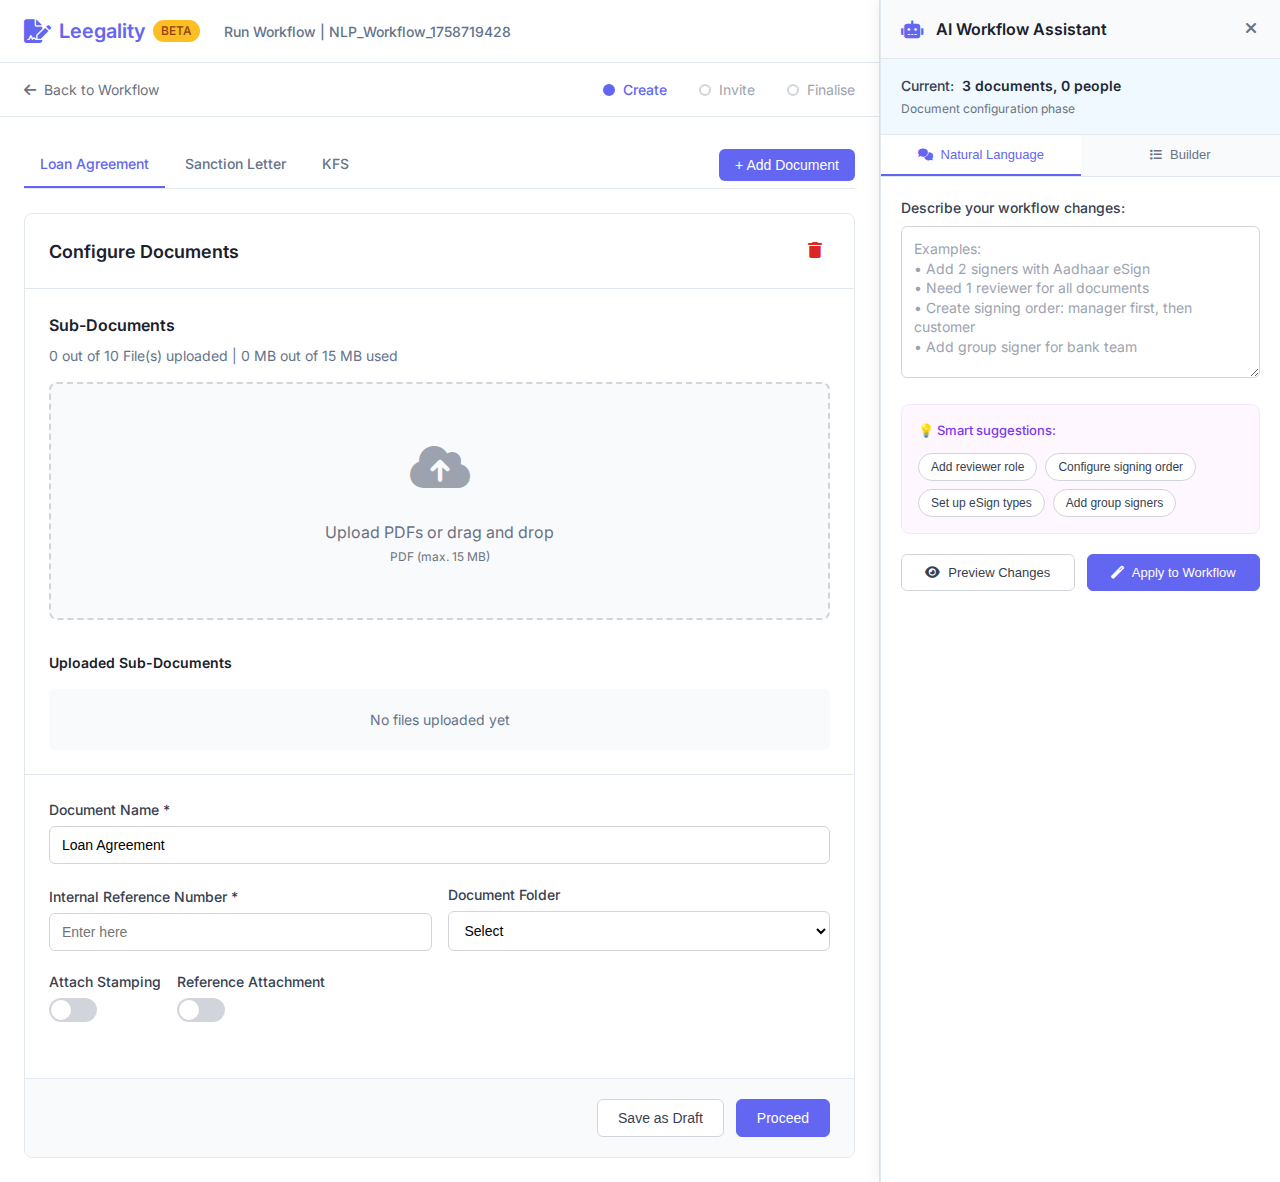
<file: prototype/index.html>
<!DOCTYPE html>
<html lang="en">
<head>
    <meta charset="UTF-8">
    <meta name="viewport" content="width=device-width, initial-scale=1.0">
    <title>Leegality AI Assistant - Workflow Builder Prototype</title>
    <link rel="stylesheet" href="styles.css">
    <link href="https://fonts.googleapis.com/css2?family=Inter:wght@300;400;500;600;700&display=swap" rel="stylesheet">
    <link rel="stylesheet" href="https://cdnjs.cloudflare.com/ajax/libs/font-awesome/6.0.0/css/all.min.css">
</head>
<body>
    <div class="prototype-container">
        <!-- Main Workflow Interface (Simulated) -->
        <div class="main-interface">
            <div class="leegality-header">
                <div class="header-left">
                    <div class="logo">
                        <i class="fas fa-file-signature"></i>
                        <span>Leegality</span>
                        <span class="beta-badge">BETA</span>
                    </div>
                    <div class="workflow-info">
                        <span class="workflow-title">Run Workflow | NLP_Workflow_1758719428</span>
                    </div>
                </div>
            </div>

            <div class="workflow-steps">
                <div class="step-indicator">
                    <i class="fas fa-arrow-left"></i>
                    <span>Back to Workflow</span>
                </div>
                
                <div class="steps-nav">
                    <div class="step active">
                        <div class="step-dot filled"></div>
                        <span>Create</span>
                    </div>
                    <div class="step">
                        <div class="step-dot"></div>
                        <span>Invite</span>
                    </div>
                    <div class="step">
                        <div class="step-dot"></div>
                        <span>Finalise</span>
                    </div>
                </div>
            </div>

            <div class="main-content">
                <div class="document-tabs">
                    <div class="tab active" data-doc="loan-agreement">Loan Agreement</div>
                    <div class="tab" data-doc="sanction-letter">Sanction Letter</div>
                    <div class="tab" data-doc="kfs">KFS</div>
                    <button class="add-document-btn">+ Add Document</button>
                </div>

                <div class="document-config">
                    <div class="config-header">
                        <h2>Configure Documents</h2>
                        <button class="delete-btn">
                            <i class="fas fa-trash"></i>
                        </button>
                    </div>

                    <div class="upload-section">
                        <div class="upload-area">
                            <h3>Sub-Documents</h3>
                            <p class="upload-info">0 out of 10 File(s) uploaded | 0 MB out of 15 MB used</p>
                            
                            <div class="upload-zone">
                                <div class="upload-icon">
                                    <i class="fas fa-cloud-upload-alt"></i>
                                </div>
                                <p>Upload PDFs or drag and drop</p>
                                <p class="file-info">PDF (max. 15 MB)</p>
                            </div>
                        </div>

                        <div class="uploaded-section">
                            <h4>Uploaded Sub-Documents</h4>
                            <div class="no-files">No files uploaded yet</div>
                        </div>
                    </div>

                    <div class="document-details">
                        <div class="form-group">
                            <label for="document-name">Document Name *</label>
                            <input type="text" id="document-name" value="Loan Agreement" class="form-input">
                        </div>
                        
                        <div class="form-row">
                            <div class="form-group half">
                                <label for="internal-ref">Internal Reference Number *</label>
                                <input type="text" id="internal-ref" placeholder="Enter here" class="form-input">
                            </div>
                            <div class="form-group half">
                                <label for="document-folder">Document Folder</label>
                                <select id="document-folder" class="form-input">
                                    <option>Select</option>
                                </select>
                            </div>
                        </div>

                        <div class="form-row">
                            <div class="form-group">
                                <label>Attach Stamping</label>
                                <div class="toggle-switch">
                                    <input type="checkbox" id="stamping" class="toggle-input">
                                    <label for="stamping" class="toggle-label"></label>
                                </div>
                            </div>
                            <div class="form-group">
                                <label>Reference Attachment</label>
                                <div class="toggle-switch">
                                    <input type="checkbox" id="reference" class="toggle-input">
                                    <label for="reference" class="toggle-label"></label>
                                </div>
                            </div>
                        </div>
                    </div>

                    <div class="bottom-actions">
                        <button class="btn btn-secondary">Save as Draft</button>
                        <button class="btn btn-primary">Proceed</button>
                    </div>
                </div>
            </div>
        </div>

        <!-- AI Assistant Side Panel -->
        <div class="ai-assistant-panel">
            <div class="panel-header">
                <div class="panel-title">
                    <i class="fas fa-robot"></i>
                    <span>AI Workflow Assistant</span>
                </div>
                <button class="panel-close">
                    <i class="fas fa-times"></i>
                </button>
            </div>

            <div class="panel-status">
                <div class="status-info">
                    <span class="status-label">Current:</span>
                    <span class="status-value" id="current-status">3 documents, 0 people</span>
                </div>
                <div class="status-phase">Document configuration phase</div>
            </div>

            <div class="panel-tabs">
                <button class="tab-btn active" data-tab="natural-language">
                    <i class="fas fa-comments"></i>
                    Natural Language
                </button>
                <button class="tab-btn" data-tab="traditional-builder">
                    <i class="fas fa-list"></i>
                    Builder
                </button>
            </div>

            <div class="tab-content">
                <!-- Natural Language Tab -->
                <div id="natural-language-tab" class="tab-panel active">
                    <div class="nlp-input-section">
                        <label for="nlp-input">Describe your workflow changes:</label>
                        <textarea 
                            id="nlp-input" 
                            class="nlp-textarea" 
                            placeholder="Examples:
• Add 2 signers with Aadhaar eSign
• Need 1 reviewer for all documents  
• Create signing order: manager first, then customer
• Add group signer for bank team"
                            rows="6"
                        ></textarea>
                    </div>

                    <div class="suggestions-section" id="suggestions">
                        <div class="suggestions-header">💡 Smart suggestions:</div>
                        <div class="suggestions-list">
                            <button class="suggestion-chip">Add reviewer role</button>
                            <button class="suggestion-chip">Configure signing order</button>
                            <button class="suggestion-chip">Set up eSign types</button>
                            <button class="suggestion-chip">Add group signers</button>
                        </div>
                    </div>

                    <div class="nlp-actions">
                        <button class="btn btn-secondary" id="preview-changes">
                            <i class="fas fa-eye"></i>
                            Preview Changes
                        </button>
                        <button class="btn btn-primary" id="apply-changes">
                            <i class="fas fa-magic"></i>
                            Apply to Workflow
                        </button>
                    </div>

                    <div class="preview-section" id="preview-section" style="display: none;">
                        <div class="preview-header">
                            <i class="fas fa-search"></i>
                            <span>Changes Preview</span>
                        </div>
                        <div class="preview-content" id="preview-content">
                            <!-- Preview content will be dynamically generated -->
                        </div>
                    </div>
                </div>

                <!-- Traditional Builder Tab -->
                <div id="traditional-builder-tab" class="tab-panel">
                    <div class="builder-section">
                        <div class="section-header">
                            <i class="fas fa-file-alt"></i>
                            <span>Documents (3)</span>
                        </div>
                        <div class="items-list" id="documents-list">
                            <div class="item-card document-card active">
                                <div class="item-info">
                                    <i class="fas fa-file-pdf"></i>
                                    <span class="item-name">Loan Agreement</span>
                                </div>
                                <div class="item-actions">
                                    <button class="action-btn edit-btn">
                                        <i class="fas fa-edit"></i>
                                    </button>
                                    <button class="action-btn delete-btn">
                                        <i class="fas fa-trash"></i>
                                    </button>
                                </div>
                            </div>
                            <div class="item-card document-card">
                                <div class="item-info">
                                    <i class="fas fa-file-pdf"></i>
                                    <span class="item-name">Sanction Letter</span>
                                </div>
                                <div class="item-actions">
                                    <button class="action-btn edit-btn">
                                        <i class="fas fa-edit"></i>
                                    </button>
                                    <button class="action-btn delete-btn">
                                        <i class="fas fa-trash"></i>
                                    </button>
                                </div>
                            </div>
                            <div class="item-card document-card">
                                <div class="item-info">
                                    <i class="fas fa-file-pdf"></i>
                                    <span class="item-name">KFS</span>
                                </div>
                                <div class="item-actions">
                                    <button class="action-btn edit-btn">
                                        <i class="fas fa-edit"></i>
                                    </button>
                                    <button class="action-btn delete-btn">
                                        <i class="fas fa-trash"></i>
                                    </button>
                                </div>
                            </div>
                        </div>
                        <button class="add-item-btn">
                            <i class="fas fa-plus"></i>
                            Add Document
                        </button>
                    </div>

                    <div class="builder-section">
                        <div class="section-header">
                            <i class="fas fa-users"></i>
                            <span>People (<span id="people-count">0</span>)</span>
                        </div>
                        <div class="items-list" id="people-list">
                            <div class="empty-state">
                                <i class="fas fa-user-plus"></i>
                                <p>No people added yet</p>
                                <p class="empty-description">Add signers, reviewers, or other participants</p>
                            </div>
                        </div>
                        <button class="add-item-btn" id="add-person-btn">
                            <i class="fas fa-plus"></i>
                            Add Person
                        </button>
                    </div>

                    <div class="builder-section">
                        <div class="section-header">
                            <i class="fas fa-cog"></i>
                            <span>Settings</span>
                        </div>
                        <div class="settings-list">
                            <div class="setting-item">
                                <div class="setting-info">
                                    <span class="setting-name">Sequential signing</span>
                                    <span class="setting-description">Participants must sign in order</span>
                                </div>
                                <div class="toggle-switch">
                                    <input type="checkbox" id="sequential-signing" class="toggle-input">
                                    <label for="sequential-signing" class="toggle-label"></label>
                                </div>
                            </div>
                            <div class="setting-item">
                                <div class="setting-info">
                                    <span class="setting-name">Allow document upload</span>
                                    <span class="setting-description">Signers can upload additional documents</span>
                                </div>
                                <div class="toggle-switch">
                                    <input type="checkbox" id="allow-upload" class="toggle-input">
                                    <label for="allow-upload" class="toggle-label"></label>
                                </div>
                            </div>
                        </div>
                    </div>

                    <div class="builder-actions">
                        <button class="btn btn-primary" id="update-workflow">
                            <i class="fas fa-sync"></i>
                            Update Workflow
                        </button>
                    </div>
                </div>
            </div>
        </div>
    </div>

    <!-- Person Modal -->
    <div id="person-modal" class="modal">
        <div class="modal-content">
            <div class="modal-header">
                <h3>Add Person</h3>
                <button class="modal-close">&times;</button>
            </div>
            <div class="modal-body">
                <div class="form-group">
                    <label for="person-role">Role *</label>
                    <select id="person-role" class="form-input">
                        <option value="signer">Signer (signs documents)</option>
                        <option value="reviewer">Reviewer (reviews & approves)</option>
                        <option value="cc">CC (copy only)</option>
                        <option value="groupSigner">Group Signer (team signing)</option>
                    </select>
                </div>
                <div class="form-group">
                    <label for="person-name">Name (Optional)</label>
                    <input type="text" id="person-name" class="form-input" placeholder="Leave empty for runtime configuration">
                </div>
                <div class="form-group">
                    <label for="person-email">Email (Optional)</label>
                    <input type="email" id="person-email" class="form-input" placeholder="Leave empty for runtime configuration">
                </div>
                <div class="form-group">
                    <label for="person-esign">eSign Type (Optional)</label>
                    <select id="person-esign" class="form-input">
                        <option value="">Select eSign type</option>
                        <option value="aadhaar">Aadhaar eSign</option>
                        <option value="dsc">DSC (Digital Signature Certificate)</option>
                        <option value="virtual">Virtual eSign</option>
                        <option value="none">No eSign required</option>
                    </select>
                </div>
            </div>
            <div class="modal-footer">
                <button class="btn btn-secondary" id="cancel-person">Cancel</button>
                <button class="btn btn-primary" id="save-person">Add Person</button>
            </div>
        </div>
    </div>

    <script src="script.js"></script>
</body>
</html>
</file>
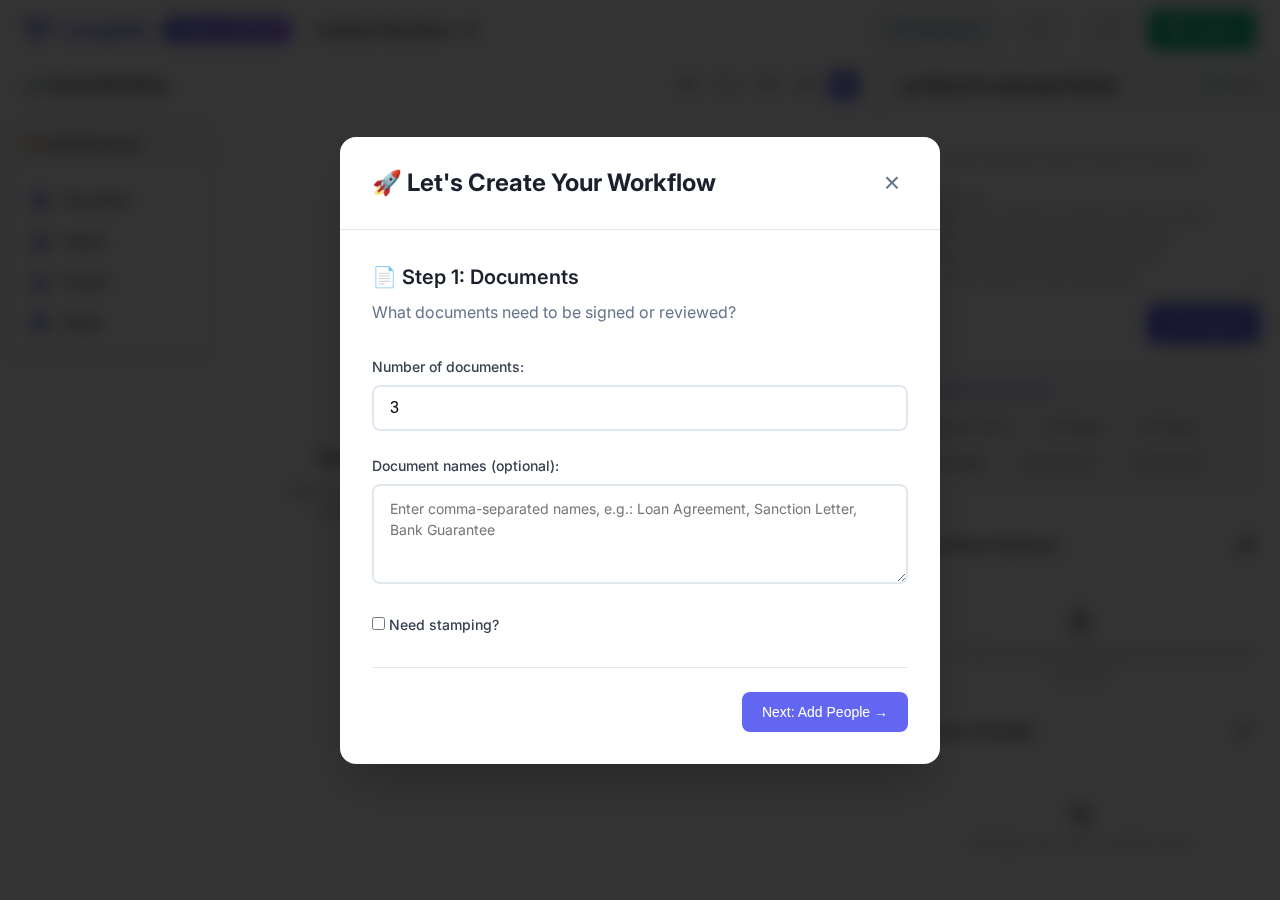
<file: prototype/workflow-builder.html>
<!DOCTYPE html>
<html lang="en">
<head>
    <meta charset="UTF-8">
    <meta name="viewport" content="width=device-width, initial-scale=1.0">
    <title>Leegality Visual Workflow Builder</title>
    <link rel="stylesheet" href="workflow-builder.css">
    <link href="https://fonts.googleapis.com/css2?family=Inter:wght@300;400;500;600;700&display=swap" rel="stylesheet">
    <link rel="stylesheet" href="https://cdnjs.cloudflare.com/ajax/libs/font-awesome/6.0.0/css/all.min.css">
</head>
<body>
    <!-- Bootstrap Q&A Overlay -->
    <div id="bootstrap-overlay" class="overlay active">
        <div class="overlay-content">
            <div class="overlay-header">
                <h2>🚀 Let's Create Your Workflow</h2>
                <button id="close-overlay" class="close-btn">&times;</button>
            </div>
            
            <!-- Step 1: Documents -->
            <div id="step-1" class="step-panel active">
                <div class="step-header">
                    <h3>📄 Step 1: Documents</h3>
                    <p>What documents need to be signed or reviewed?</p>
                </div>
                
                <div class="form-group">
                    <label>Number of documents:</label>
                    <input type="number" id="doc-count" min="1" max="10" value="3" class="number-input">
                </div>
                
                <div class="form-group">
                    <label>Document names (optional):</label>
                    <textarea id="doc-names" placeholder="Enter comma-separated names, e.g.: Loan Agreement, Sanction Letter, Bank Guarantee" class="text-area"></textarea>
                </div>
                
                <div class="form-group">
                    <label>
                        <input type="checkbox" id="need-stamping"> Need stamping?
                    </label>
                </div>
                
                <div id="stamping-details" class="conditional-section" style="display: none;">
                    <div class="form-row">
                        <div class="form-col">
                            <label>Jurisdiction:</label>
                            <select id="stamp-jurisdiction" class="select-input">
                                <option value="delhi">Delhi</option>
                                <option value="maharashtra">Maharashtra</option>
                                <option value="karnataka">Karnataka</option>
                                <option value="tamil-nadu">Tamil Nadu</option>
                            </select>
                        </div>
                        <div class="form-col">
                            <label>Denomination:</label>
                            <select id="stamp-denomination" class="select-input">
                                <option value="50">₹50</option>
                                <option value="100">₹100</option>
                                <option value="500">₹500</option>
                                <option value="1000">₹1000</option>
                            </select>
                        </div>
                    </div>
                    
                    <div class="form-group">
                        <label>Placement:</label>
                        <label class="radio-label"><input type="radio" name="stamp-placement" value="before-first" checked> Before first page</label>
                        <label class="radio-label"><input type="radio" name="stamp-placement" value="merged-start"> Merged at document start</label>
                    </div>
                </div>
                
                <div class="step-actions">
                    <button id="next-to-step-2" class="btn btn-primary">Next: Add People →</button>
                </div>
            </div>
            
            <!-- Step 2: Invitees -->
            <div id="step-2" class="step-panel">
                <div class="step-header">
                    <h3>👥 Step 2: People</h3>
                    <p>Who needs to be involved in this workflow?</p>
                </div>
                
                <div class="form-group">
                    <label>Number of people:</label>
                    <input type="number" id="people-count" min="1" max="10" value="2" class="number-input">
                </div>
                
                <div class="form-group">
                    <label>People details (optional):</label>
                    <textarea id="people-details" placeholder="e.g.: Ronit (Signer, ronit@leegality.com, Aadhaar eSign), Bank Reviewer (Reviewer)" class="text-area"></textarea>
                    <div class="help-text">
                        Format: Name (Role, Email, eSign Type)<br>
                        Roles: Signer, Reviewer, CC, Group Signer<br>
                        eSign: Aadhaar, DSC, Virtual
                    </div>
                </div>
                
                <div class="step-actions">
                    <button id="back-to-step-1" class="btn btn-secondary">← Back</button>
                    <button id="create-workflow" class="btn btn-primary">Create Workflow 🎉</button>
                </div>
            </div>
        </div>
    </div>

    <!-- Main Application -->
    <div class="app-container">
        <!-- Header -->
        <header class="app-header">
            <div class="header-left">
                <div class="logo">
                    <i class="fas fa-project-diagram"></i>
                    <span>Leegality</span>
                    <span class="version-badge">Visual Builder</span>
                </div>
                <div class="workflow-title">
                    <span id="workflow-name">Untitled Workflow</span>
                    <i class="fas fa-edit edit-title" title="Edit workflow name"></i>
                </div>
            </div>
            
            <div class="header-actions">
                <button id="restart-btn" class="btn btn-secondary">
                    <i class="fas fa-redo"></i> Start Over
                </button>
                <button id="undo-btn" class="btn btn-secondary" disabled>
                    <i class="fas fa-undo"></i>
                </button>
                <button id="redo-btn" class="btn btn-secondary" disabled>
                    <i class="fas fa-redo"></i>
                </button>
                <button id="publish-btn" class="btn btn-success">
                    <i class="fas fa-rocket"></i> Publish
                </button>
            </div>
        </header>

        <!-- Main Content -->
        <div class="main-content">
            <!-- Graph Canvas (Left Pane) -->
            <div class="graph-pane">
                <div class="graph-header">
                    <h3>📊 Visual Workflow</h3>
                    <div class="graph-controls">
                        <button id="zoom-out" class="control-btn">
                            <i class="fas fa-search-minus"></i>
                        </button>
                        <span id="zoom-level">100%</span>
                        <button id="zoom-in" class="control-btn">
                            <i class="fas fa-search-plus"></i>
                        </button>
                        <button id="fit-to-screen" class="control-btn">
                            <i class="fas fa-expand-arrows-alt"></i>
                        </button>
                        <button id="toggle-palette" class="control-btn active">
                            <i class="fas fa-palette"></i>
                        </button>
                    </div>
                </div>
                
                <!-- Node Palette -->
                <div id="node-palette" class="node-palette">
                    <div class="palette-header">
                        <h4>🎨 Add Elements</h4>
                    </div>
                    <div class="palette-items">
                        <div class="palette-item" data-type="document">
                            <i class="fas fa-file-alt"></i>
                            <span>Document</span>
                        </div>
                        <div class="palette-item" data-type="stamp">
                            <i class="fas fa-stamp"></i>
                            <span>Stamp</span>
                        </div>
                        <div class="palette-item" data-type="invitee">
                            <i class="fas fa-user"></i>
                            <span>Person</span>
                        </div>
                        <div class="palette-item" data-type="stage">
                            <i class="fas fa-layer-group"></i>
                            <span>Stage</span>
                        </div>
                    </div>
                </div>

                <!-- Graph Canvas -->
                <div id="graph-canvas" class="graph-canvas">
                    <svg id="graph-svg" width="100%" height="100%">
                        <defs>
                            <marker id="arrowhead" markerWidth="10" markerHeight="7" 
                                    refX="10" refY="3.5" orient="auto">
                                <polygon points="0 0, 10 3.5, 0 7" fill="#6366f1" />
                            </marker>
                            <pattern id="grid" width="20" height="20" patternUnits="userSpaceOnUse">
                                <path d="M 20 0 L 0 0 0 20" fill="none" stroke="#e5e7eb" stroke-width="1" opacity="0.3"/>
                            </pattern>
                        </defs>
                        <rect width="100%" height="100%" fill="url(#grid)" />
                        <g id="connections"></g>
                        <g id="nodes"></g>
                    </svg>
                </div>
                
                <!-- Empty State -->
                <div id="graph-empty-state" class="empty-state">
                    <i class="fas fa-project-diagram"></i>
                    <h3>Start Building Your Workflow</h3>
                    <p>Use the natural language panel on the right or drag elements from the palette above</p>
                    <button id="show-examples" class="btn btn-primary">Show Examples</button>
                </div>
            </div>

            <!-- Natural Language Pane (Right Pane) -->
            <div class="nl-pane">
                <div class="nl-header">
                    <h3>🤖 Natural Language Builder</h3>
                    <div class="nl-status" id="nl-status">
                        <span class="status-indicator ready"></span>
                        <span>Ready</span>
                    </div>
                </div>

                <!-- Natural Language Input -->
                <div class="nl-input-section">
                    <div class="input-group">
                        <textarea id="nl-input" placeholder="Describe what you want to add or change...

Examples:
• Add 3 documents: Contract, NDA, Invoice
• Add signer John with Aadhaar eSign  
• Place Delhi ₹50 stamp on Contract
• Create Stage 1: John signs first
• Link John to Contract and NDA" 
                                  class="nl-textarea" rows="6"></textarea>
                        <button id="process-nl" class="btn btn-primary">
                            <i class="fas fa-magic"></i> Process
                        </button>
                    </div>
                    
                    <!-- Quick Commands -->
                    <div class="quick-commands">
                        <div class="commands-header">💡 Quick Commands</div>
                        <div class="command-buttons" id="quick-commands">
                            <button class="command-btn" data-command="Add Contract document">Add Document</button>
                            <button class="command-btn" data-command="Add signer John">Add Signer</button>
                            <button class="command-btn" data-command="Add Delhi ₹50 stamp">Add Stamp</button>
                            <button class="command-btn" data-command="Create Stage 1">Add Stage</button>
                            <button class="command-btn" data-command="Add reviewer Sarah">Add Reviewer</button>
                            <button class="command-btn" data-command="Link John to Contract">Link Elements</button>
                        </div>
                    </div>
                </div>

                <!-- Clarification Panel -->
                <div id="clarification-panel" class="clarification-panel" style="display: none;">
                    <div class="clarification-header">
                        <h4>🔍 Need More Information</h4>
                        <button id="skip-clarification" class="skip-btn">
                            <i class="fas fa-forward"></i> Skip - Configure Later
                        </button>
                    </div>
                    <div id="clarification-content" class="clarification-content">
                        <!-- Dynamic clarification content will be inserted here -->
                    </div>
                    <div class="clarification-actions">
                        <button id="cancel-clarification" class="btn btn-secondary">Cancel</button>
                        <button id="apply-clarification" class="btn btn-primary">Apply</button>
                    </div>
                </div>

                <!-- Natural Language Summary -->
                <div class="nl-summary-section">
                    <div class="summary-header">
                        <h4>📝 Workflow Summary</h4>
                        <button id="copy-summary" class="copy-btn" title="Copy summary">
                            <i class="fas fa-copy"></i>
                        </button>
                    </div>
                    <div id="nl-summary" class="nl-summary">
                        <div class="summary-placeholder">
                            <i class="fas fa-file-alt"></i>
                            <p>Your workflow summary will appear here as you add elements</p>
                        </div>
                    </div>
                </div>

                <!-- Diff Panel -->
                <div class="diff-section">
                    <div class="diff-header">
                        <h4>📋 Recent Changes</h4>
                        <button id="clear-diff" class="clear-btn" title="Clear changes">
                            <i class="fas fa-broom"></i>
                        </button>
                    </div>
                    <div id="diff-content" class="diff-content">
                        <div class="diff-placeholder">
                            <i class="fas fa-clock"></i>
                            <p>Changes will be tracked here</p>
                        </div>
                    </div>
                </div>
            </div>
        </div>
    </div>

    <!-- Node Properties Modal -->
    <div id="properties-modal" class="modal">
        <div class="modal-content">
            <div class="modal-header">
                <h3 id="properties-title">Node Properties</h3>
                <button class="modal-close">&times;</button>
            </div>
            <div id="properties-body" class="modal-body">
                <!-- Dynamic properties content -->
            </div>
            <div class="modal-footer">
                <button id="delete-node" class="btn btn-danger">
                    <i class="fas fa-trash"></i> Delete
                </button>
                <button id="cancel-properties" class="btn btn-secondary">Cancel</button>
                <button id="save-properties" class="btn btn-primary">Save Changes</button>
            </div>
        </div>
    </div>

    <!-- Example Workflows Modal -->
    <div id="examples-modal" class="modal">
        <div class="modal-content large">
            <div class="modal-header">
                <h3>📚 Example Workflows</h3>
                <button class="modal-close">&times;</button>
            </div>
            <div class="modal-body">
                <div class="examples-grid">
                    <div class="example-card" data-example="bank-loan">
                        <div class="example-preview">
                            <i class="fas fa-university"></i>
                        </div>
                        <h4>Bank Loan Process</h4>
                        <p>3 documents, stamps, sequential signing with reviewer approval</p>
                        <div class="example-stats">
                            <span>3 docs</span> • <span>2 people</span> • <span>1 stamp</span>
                        </div>
                    </div>
                    
                    <div class="example-card" data-example="simple-contract">
                        <div class="example-preview">
                            <i class="fas fa-handshake"></i>
                        </div>
                        <h4>Simple Contract</h4>
                        <p>Basic two-party agreement with Aadhaar eSign</p>
                        <div class="example-stats">
                            <span>1 doc</span> • <span>2 people</span> • <span>0 stamps</span>
                        </div>
                    </div>
                    
                    <div class="example-card" data-example="employee-onboarding">
                        <div class="example-preview">
                            <i class="fas fa-user-tie"></i>
                        </div>
                        <h4>Employee Onboarding</h4>
                        <p>Multiple documents with HR review and sequential signing</p>
                        <div class="example-stats">
                            <span>4 docs</span> • <span>3 people</span> • <span>0 stamps</span>
                        </div>
                    </div>
                </div>
            </div>
        </div>
    </div>

    <script src="workflow-builder.js"></script>
</body>
</html>
</file>
<file: prototype/styles.css>
/* Reset and Base Styles */
* {
    margin: 0;
    padding: 0;
    box-sizing: border-box;
}

body {
    font-family: 'Inter', -apple-system, BlinkMacSystemFont, 'Segoe UI', Roboto, sans-serif;
    background-color: #f8fafc;
    color: #1a202c;
    line-height: 1.5;
}

/* Main Container */
.prototype-container {
    display: flex;
    min-height: 100vh;
    background-color: #f8fafc;
}

.main-interface {
    flex: 1;
    background-color: #ffffff;
    border-right: 1px solid #e2e8f0;
}

/* Leegality Header */
.leegality-header {
    background-color: #ffffff;
    border-bottom: 1px solid #e2e8f0;
    padding: 16px 24px;
    display: flex;
    align-items: center;
    justify-content: space-between;
}

.header-left {
    display: flex;
    align-items: center;
    gap: 24px;
}

.logo {
    display: flex;
    align-items: center;
    gap: 8px;
    font-weight: 600;
    font-size: 20px;
    color: #6366f1;
}

.logo i {
    font-size: 24px;
}

.beta-badge {
    background-color: #fbbf24;
    color: #92400e;
    padding: 2px 8px;
    border-radius: 12px;
    font-size: 12px;
    font-weight: 500;
    text-transform: uppercase;
}

.workflow-info {
    color: #64748b;
    font-size: 14px;
}

.workflow-title {
    font-weight: 500;
}

/* Workflow Steps */
.workflow-steps {
    background-color: #ffffff;
    border-bottom: 1px solid #e2e8f0;
    padding: 16px 24px;
    display: flex;
    align-items: center;
    justify-content: space-between;
}

.step-indicator {
    display: flex;
    align-items: center;
    gap: 8px;
    color: #6b7280;
    font-size: 14px;
    cursor: pointer;
}

.step-indicator:hover {
    color: #374151;
}

.steps-nav {
    display: flex;
    align-items: center;
    gap: 32px;
}

.step {
    display: flex;
    align-items: center;
    gap: 8px;
    font-size: 14px;
    color: #9ca3af;
}

.step.active {
    color: #6366f1;
    font-weight: 500;
}

.step-dot {
    width: 12px;
    height: 12px;
    border-radius: 50%;
    border: 2px solid #d1d5db;
    background-color: #ffffff;
}

.step-dot.filled {
    background-color: #6366f1;
    border-color: #6366f1;
}

/* Main Content */
.main-content {
    padding: 24px;
}

.document-tabs {
    display: flex;
    align-items: center;
    gap: 4px;
    margin-bottom: 24px;
    border-bottom: 1px solid #e2e8f0;
}

.tab {
    padding: 12px 16px;
    background-color: transparent;
    border: none;
    border-bottom: 2px solid transparent;
    font-size: 14px;
    font-weight: 500;
    color: #64748b;
    cursor: pointer;
    transition: all 0.2s;
}

.tab.active {
    color: #6366f1;
    border-bottom-color: #6366f1;
}

.tab:hover:not(.active) {
    color: #374151;
    background-color: #f8fafc;
}

.add-document-btn {
    margin-left: auto;
    padding: 8px 16px;
    background-color: #6366f1;
    color: white;
    border: none;
    border-radius: 6px;
    font-size: 14px;
    font-weight: 500;
    cursor: pointer;
    transition: background-color 0.2s;
}

.add-document-btn:hover {
    background-color: #5856eb;
}

/* Document Configuration */
.document-config {
    background-color: #ffffff;
    border-radius: 8px;
    border: 1px solid #e2e8f0;
    overflow: hidden;
}

.config-header {
    display: flex;
    align-items: center;
    justify-content: space-between;
    padding: 20px 24px;
    border-bottom: 1px solid #e2e8f0;
}

.config-header h2 {
    font-size: 18px;
    font-weight: 600;
    color: #1a202c;
}

.delete-btn {
    background: none;
    border: none;
    color: #dc2626;
    font-size: 16px;
    cursor: pointer;
    padding: 8px;
    border-radius: 4px;
    transition: background-color 0.2s;
}

.delete-btn:hover {
    background-color: #fef2f2;
}

.upload-section {
    padding: 24px;
}

.upload-section h3 {
    font-size: 16px;
    font-weight: 600;
    margin-bottom: 8px;
    color: #1a202c;
}

.upload-info {
    font-size: 14px;
    color: #64748b;
    margin-bottom: 16px;
}

.upload-zone {
    border: 2px dashed #d1d5db;
    border-radius: 8px;
    padding: 48px 24px;
    text-align: center;
    background-color: #f8fafc;
    transition: border-color 0.2s;
    cursor: pointer;
}

.upload-zone:hover {
    border-color: #6366f1;
    background-color: #f0f5ff;
}

.upload-icon {
    font-size: 48px;
    color: #9ca3af;
    margin-bottom: 16px;
}

.upload-zone p {
    color: #6b7280;
    margin-bottom: 4px;
}

.file-info {
    font-size: 12px;
    color: #9ca3af;
}

.uploaded-section {
    margin-top: 32px;
}

.uploaded-section h4 {
    font-size: 14px;
    font-weight: 600;
    color: #1a202c;
    margin-bottom: 16px;
}

.no-files {
    background-color: #f8fafc;
    border-radius: 6px;
    padding: 20px;
    text-align: center;
    color: #64748b;
    font-size: 14px;
}

.document-details {
    padding: 24px;
    border-top: 1px solid #e2e8f0;
}

.form-group {
    margin-bottom: 20px;
}

.form-group.half {
    flex: 1;
}

.form-row {
    display: flex;
    gap: 16px;
    align-items: end;
}

.form-group label {
    display: block;
    font-size: 14px;
    font-weight: 500;
    color: #374151;
    margin-bottom: 6px;
}

.form-input {
    width: 100%;
    padding: 10px 12px;
    border: 1px solid #d1d5db;
    border-radius: 6px;
    font-size: 14px;
    background-color: #ffffff;
    transition: border-color 0.2s, box-shadow 0.2s;
}

.form-input:focus {
    outline: none;
    border-color: #6366f1;
    box-shadow: 0 0 0 3px rgba(99, 102, 241, 0.1);
}

.toggle-switch {
    position: relative;
    display: inline-block;
}

.toggle-input {
    display: none;
}

.toggle-label {
    display: block;
    width: 48px;
    height: 24px;
    background-color: #d1d5db;
    border-radius: 12px;
    cursor: pointer;
    position: relative;
    transition: background-color 0.2s;
}

.toggle-label::after {
    content: '';
    position: absolute;
    top: 2px;
    left: 2px;
    width: 20px;
    height: 20px;
    background-color: white;
    border-radius: 50%;
    transition: transform 0.2s;
}

.toggle-input:checked + .toggle-label {
    background-color: #6366f1;
}

.toggle-input:checked + .toggle-label::after {
    transform: translateX(24px);
}

.bottom-actions {
    display: flex;
    gap: 12px;
    justify-content: flex-end;
    padding: 20px 24px;
    border-top: 1px solid #e2e8f0;
    background-color: #f8fafc;
}

.btn {
    padding: 10px 20px;
    border-radius: 6px;
    font-size: 14px;
    font-weight: 500;
    cursor: pointer;
    transition: all 0.2s;
    border: 1px solid transparent;
    display: inline-flex;
    align-items: center;
    gap: 8px;
}

.btn-primary {
    background-color: #6366f1;
    color: white;
    border-color: #6366f1;
}

.btn-primary:hover {
    background-color: #5856eb;
    border-color: #5856eb;
}

.btn-secondary {
    background-color: #ffffff;
    color: #374151;
    border-color: #d1d5db;
}

.btn-secondary:hover {
    background-color: #f9fafb;
    border-color: #9ca3af;
}

/* AI Assistant Panel */
.ai-assistant-panel {
    width: 400px;
    background-color: #ffffff;
    border-left: 1px solid #e2e8f0;
    display: flex;
    flex-direction: column;
    box-shadow: -4px 0 12px rgba(0, 0, 0, 0.05);
}

.panel-header {
    display: flex;
    align-items: center;
    justify-content: space-between;
    padding: 16px 20px;
    border-bottom: 1px solid #e2e8f0;
    background-color: #f8fafc;
}

.panel-title {
    display: flex;
    align-items: center;
    gap: 12px;
    font-weight: 600;
    font-size: 16px;
    color: #1a202c;
}

.panel-title i {
    color: #6366f1;
    font-size: 18px;
}

.panel-close {
    background: none;
    border: none;
    font-size: 16px;
    color: #6b7280;
    cursor: pointer;
    padding: 4px;
    border-radius: 4px;
    transition: background-color 0.2s;
}

.panel-close:hover {
    background-color: #e5e7eb;
}

.panel-status {
    padding: 16px 20px;
    background-color: #f0f9ff;
    border-bottom: 1px solid #e2e8f0;
}

.status-info {
    display: flex;
    align-items: center;
    gap: 8px;
    margin-bottom: 4px;
}

.status-label {
    font-size: 14px;
    color: #374151;
    font-weight: 500;
}

.status-value {
    font-size: 14px;
    color: #1f2937;
    font-weight: 600;
}

.status-phase {
    font-size: 12px;
    color: #6b7280;
}

.panel-tabs {
    display: flex;
    background-color: #f8fafc;
    border-bottom: 1px solid #e2e8f0;
}

.tab-btn {
    flex: 1;
    padding: 12px 16px;
    background: none;
    border: none;
    font-size: 13px;
    font-weight: 500;
    color: #6b7280;
    cursor: pointer;
    transition: all 0.2s;
    display: flex;
    align-items: center;
    justify-content: center;
    gap: 8px;
    border-bottom: 2px solid transparent;
}

.tab-btn.active {
    color: #6366f1;
    background-color: #ffffff;
    border-bottom-color: #6366f1;
}

.tab-btn:hover:not(.active) {
    color: #374151;
    background-color: #f1f5f9;
}

.tab-btn i {
    font-size: 12px;
}

/* Tab Content */
.tab-content {
    flex: 1;
    overflow-y: auto;
}

.tab-panel {
    display: none;
    padding: 20px;
    height: 100%;
}

.tab-panel.active {
    display: block;
}

/* Natural Language Tab */
.nlp-input-section {
    margin-bottom: 20px;
}

.nlp-input-section label {
    display: block;
    font-size: 14px;
    font-weight: 500;
    color: #374151;
    margin-bottom: 8px;
}

.nlp-textarea {
    width: 100%;
    min-height: 120px;
    padding: 12px;
    border: 1px solid #d1d5db;
    border-radius: 6px;
    font-size: 14px;
    font-family: inherit;
    line-height: 1.5;
    resize: vertical;
    transition: border-color 0.2s, box-shadow 0.2s;
}

.nlp-textarea:focus {
    outline: none;
    border-color: #6366f1;
    box-shadow: 0 0 0 3px rgba(99, 102, 241, 0.1);
}

.nlp-textarea::placeholder {
    color: #9ca3af;
    line-height: 1.4;
}

.suggestions-section {
    margin-bottom: 20px;
    padding: 16px;
    background-color: #fef7ff;
    border: 1px solid #f3e8ff;
    border-radius: 8px;
}

.suggestions-header {
    font-size: 13px;
    font-weight: 500;
    color: #7c3aed;
    margin-bottom: 12px;
}

.suggestions-list {
    display: flex;
    flex-wrap: wrap;
    gap: 8px;
}

.suggestion-chip {
    background-color: #ffffff;
    border: 1px solid #d1d5db;
    border-radius: 16px;
    padding: 6px 12px;
    font-size: 12px;
    color: #374151;
    cursor: pointer;
    transition: all 0.2s;
}

.suggestion-chip:hover {
    background-color: #6366f1;
    color: white;
    border-color: #6366f1;
}

.nlp-actions {
    display: flex;
    gap: 12px;
    margin-bottom: 20px;
}

.nlp-actions .btn {
    flex: 1;
    justify-content: center;
    font-size: 13px;
    padding: 10px 16px;
}

.preview-section {
    border: 1px solid #e5e7eb;
    border-radius: 8px;
    background-color: #f9fafb;
}

.preview-header {
    display: flex;
    align-items: center;
    gap: 8px;
    padding: 12px 16px;
    border-bottom: 1px solid #e5e7eb;
    background-color: #f3f4f6;
    font-size: 14px;
    font-weight: 500;
    color: #374151;
}

.preview-content {
    padding: 16px;
    font-size: 13px;
    line-height: 1.5;
}

/* Traditional Builder Tab */
.builder-section {
    margin-bottom: 24px;
}

.section-header {
    display: flex;
    align-items: center;
    gap: 8px;
    margin-bottom: 12px;
    font-size: 14px;
    font-weight: 600;
    color: #1f2937;
}

.section-header i {
    color: #6366f1;
    font-size: 16px;
}

.items-list {
    margin-bottom: 12px;
}

.item-card {
    display: flex;
    align-items: center;
    justify-content: space-between;
    padding: 12px;
    border: 1px solid #e5e7eb;
    border-radius: 6px;
    margin-bottom: 8px;
    background-color: #ffffff;
    transition: all 0.2s;
}

.item-card:hover {
    border-color: #d1d5db;
    box-shadow: 0 1px 3px rgba(0, 0, 0, 0.1);
}

.item-card.active {
    border-color: #6366f1;
    background-color: #f0f5ff;
}

.item-info {
    display: flex;
    align-items: center;
    gap: 10px;
}

.item-info i {
    color: #ef4444;
    font-size: 16px;
}

.item-name {
    font-size: 14px;
    font-weight: 500;
    color: #1f2937;
}

.item-actions {
    display: flex;
    gap: 4px;
}

.action-btn {
    background: none;
    border: none;
    padding: 6px;
    border-radius: 4px;
    color: #6b7280;
    cursor: pointer;
    transition: all 0.2s;
}

.action-btn:hover {
    background-color: #f3f4f6;
    color: #374151;
}

.action-btn.delete-btn:hover {
    background-color: #fef2f2;
    color: #dc2626;
}

.add-item-btn {
    width: 100%;
    padding: 10px;
    background: none;
    border: 1px dashed #d1d5db;
    border-radius: 6px;
    color: #6b7280;
    cursor: pointer;
    font-size: 13px;
    transition: all 0.2s;
    display: flex;
    align-items: center;
    justify-content: center;
    gap: 8px;
}

.add-item-btn:hover {
    border-color: #6366f1;
    color: #6366f1;
    background-color: #f0f5ff;
}

.empty-state {
    text-align: center;
    padding: 24px 12px;
    color: #9ca3af;
}

.empty-state i {
    font-size: 24px;
    margin-bottom: 8px;
    display: block;
}

.empty-state p {
    margin-bottom: 4px;
    font-size: 14px;
}

.empty-description {
    font-size: 12px;
    color: #6b7280;
}

.settings-list {
    space-y: 12px;
}

.setting-item {
    display: flex;
    align-items: center;
    justify-content: space-between;
    padding: 12px;
    border: 1px solid #e5e7eb;
    border-radius: 6px;
    background-color: #ffffff;
    margin-bottom: 8px;
}

.setting-info {
    flex: 1;
}

.setting-name {
    font-size: 14px;
    font-weight: 500;
    color: #1f2937;
    display: block;
    margin-bottom: 2px;
}

.setting-description {
    font-size: 12px;
    color: #6b7280;
}

.builder-actions {
    margin-top: 24px;
    padding-top: 20px;
    border-top: 1px solid #e5e7eb;
}

.builder-actions .btn {
    width: 100%;
    justify-content: center;
}

/* Modal */
.modal {
    display: none;
    position: fixed;
    top: 0;
    left: 0;
    width: 100%;
    height: 100%;
    background-color: rgba(0, 0, 0, 0.5);
    z-index: 1000;
}

.modal.active {
    display: flex;
    align-items: center;
    justify-content: center;
}

.modal-content {
    background-color: #ffffff;
    border-radius: 8px;
    width: 90%;
    max-width: 500px;
    max-height: 80vh;
    overflow-y: auto;
    box-shadow: 0 20px 25px -5px rgba(0, 0, 0, 0.1);
}

.modal-header {
    display: flex;
    align-items: center;
    justify-content: space-between;
    padding: 20px 24px;
    border-bottom: 1px solid #e5e7eb;
}

.modal-header h3 {
    font-size: 18px;
    font-weight: 600;
    color: #1f2937;
}

.modal-close {
    background: none;
    border: none;
    font-size: 20px;
    color: #6b7280;
    cursor: pointer;
    padding: 4px;
    border-radius: 4px;
    transition: background-color 0.2s;
}

.modal-close:hover {
    background-color: #f3f4f6;
}

.modal-body {
    padding: 24px;
}

.modal-footer {
    display: flex;
    gap: 12px;
    justify-content: flex-end;
    padding: 16px 24px;
    border-top: 1px solid #e5e7eb;
    background-color: #f9fafb;
}

/* People Card Styles */
.person-card {
    background-color: #ffffff;
}

.person-card .item-info i {
    color: #3b82f6;
}

.person-role {
    font-size: 12px;
    color: #6b7280;
    margin-left: 26px;
}

.person-details {
    font-size: 11px;
    color: #9ca3af;
    margin-left: 26px;
    margin-top: 2px;
}

/* Responsive adjustments */
@media (max-width: 1200px) {
    .ai-assistant-panel {
        width: 350px;
    }
}

/* Animation classes */
@keyframes slideIn {
    from {
        transform: translateX(100%);
    }
    to {
        transform: translateX(0);
    }
}

.slide-in {
    animation: slideIn 0.3s ease-out;
}

/* Focus states for accessibility */
.btn:focus,
.form-input:focus,
.tab-btn:focus,
.suggestion-chip:focus {
    outline: 2px solid #6366f1;
    outline-offset: 2px;
}

/* Loading state */
.loading {
    opacity: 0.6;
    pointer-events: none;
    position: relative;
}

.loading::after {
    content: '';
    position: absolute;
    top: 50%;
    left: 50%;
    width: 16px;
    height: 16px;
    border: 2px solid #e5e7eb;
    border-top: 2px solid #6366f1;
    border-radius: 50%;
    animation: spin 1s linear infinite;
    transform: translate(-50%, -50%);
}

@keyframes spin {
    0% { transform: translate(-50%, -50%) rotate(0deg); }
    100% { transform: translate(-50%, -50%) rotate(360deg); }
}
</file>
<file: prototype/workflow-builder.css>
/* Reset and Base Styles */
* {
    margin: 0;
    padding: 0;
    box-sizing: border-box;
}

body {
    font-family: 'Inter', -apple-system, BlinkMacSystemFont, 'Segoe UI', Roboto, sans-serif;
    background-color: #f8fafc;
    color: #1a202c;
    line-height: 1.5;
    overflow: hidden;
}

/* Bootstrap Overlay */
.overlay {
    position: fixed;
    top: 0;
    left: 0;
    width: 100%;
    height: 100%;
    background-color: rgba(0, 0, 0, 0.8);
    backdrop-filter: blur(8px);
    z-index: 1000;
    display: none;
    align-items: center;
    justify-content: center;
    animation: fadeIn 0.3s ease-out;
}

.overlay.active {
    display: flex;
}

@keyframes fadeIn {
    from { opacity: 0; }
    to { opacity: 1; }
}

.overlay-content {
    background: white;
    border-radius: 16px;
    width: 90%;
    max-width: 600px;
    max-height: 80vh;
    overflow-y: auto;
    box-shadow: 0 25px 50px -12px rgba(0, 0, 0, 0.25);
    animation: slideUp 0.4s ease-out;
}

@keyframes slideUp {
    from { 
        opacity: 0;
        transform: translateY(30px) scale(0.95);
    }
    to { 
        opacity: 1;
        transform: translateY(0) scale(1);
    }
}

.overlay-header {
    display: flex;
    align-items: center;
    justify-content: space-between;
    padding: 24px 32px;
    border-bottom: 1px solid #e2e8f0;
}

.overlay-header h2 {
    color: #1a202c;
    font-size: 24px;
    font-weight: 700;
}

.close-btn {
    background: none;
    border: none;
    font-size: 28px;
    color: #64748b;
    cursor: pointer;
    padding: 8px;
    border-radius: 8px;
    transition: all 0.2s;
    line-height: 1;
}

.close-btn:hover {
    background-color: #f1f5f9;
    color: #334155;
}

.step-panel {
    display: none;
    padding: 32px;
}

.step-panel.active {
    display: block;
}

.step-header {
    margin-bottom: 32px;
}

.step-header h3 {
    font-size: 20px;
    font-weight: 600;
    color: #1a202c;
    margin-bottom: 8px;
}

.step-header p {
    color: #64748b;
    font-size: 16px;
}

.form-group {
    margin-bottom: 24px;
}

.form-group label {
    display: block;
    font-size: 14px;
    font-weight: 500;
    color: #374151;
    margin-bottom: 8px;
}

.number-input, .select-input {
    width: 100%;
    padding: 12px 16px;
    border: 2px solid #e2e8f0;
    border-radius: 8px;
    font-size: 16px;
    background-color: white;
    transition: all 0.2s;
}

.number-input:focus, .select-input:focus {
    outline: none;
    border-color: #6366f1;
    box-shadow: 0 0 0 3px rgba(99, 102, 241, 0.1);
}

.text-area {
    width: 100%;
    min-height: 100px;
    padding: 12px 16px;
    border: 2px solid #e2e8f0;
    border-radius: 8px;
    font-size: 14px;
    font-family: inherit;
    line-height: 1.5;
    resize: vertical;
    transition: all 0.2s;
}

.text-area:focus {
    outline: none;
    border-color: #6366f1;
    box-shadow: 0 0 0 3px rgba(99, 102, 241, 0.1);
}

.form-row {
    display: flex;
    gap: 16px;
}

.form-col {
    flex: 1;
}

.conditional-section {
    background-color: #f8fafc;
    border-radius: 8px;
    padding: 20px;
    margin-top: 16px;
    border: 1px solid #e2e8f0;
}

.radio-label {
    display: flex;
    align-items: center;
    gap: 8px;
    margin-bottom: 12px;
    font-weight: 400;
    cursor: pointer;
}

.radio-label input[type="radio"] {
    margin: 0;
}

.help-text {
    font-size: 12px;
    color: #64748b;
    margin-top: 8px;
    line-height: 1.4;
}

.step-actions {
    display: flex;
    gap: 12px;
    justify-content: flex-end;
    margin-top: 32px;
    padding-top: 24px;
    border-top: 1px solid #e2e8f0;
}

/* Button Styles */
.btn {
    padding: 12px 20px;
    border-radius: 8px;
    font-size: 14px;
    font-weight: 500;
    cursor: pointer;
    transition: all 0.2s;
    border: none;
    display: inline-flex;
    align-items: center;
    gap: 8px;
    text-decoration: none;
}

.btn-primary {
    background-color: #6366f1;
    color: white;
}

.btn-primary:hover {
    background-color: #5856eb;
    transform: translateY(-1px);
    box-shadow: 0 4px 12px rgba(99, 102, 241, 0.4);
}

.btn-secondary {
    background-color: #f1f5f9;
    color: #475569;
    border: 1px solid #e2e8f0;
}

.btn-secondary:hover {
    background-color: #e2e8f0;
    border-color: #cbd5e1;
}

.btn-success {
    background-color: #10b981;
    color: white;
}

.btn-success:hover {
    background-color: #059669;
    transform: translateY(-1px);
    box-shadow: 0 4px 12px rgba(16, 185, 129, 0.4);
}

.btn-danger {
    background-color: #ef4444;
    color: white;
}

.btn-danger:hover {
    background-color: #dc2626;
}

.btn:disabled {
    opacity: 0.5;
    cursor: not-allowed;
    transform: none !important;
    box-shadow: none !important;
}

/* Main App Layout */
.app-container {
    height: 100vh;
    display: flex;
    flex-direction: column;
    background-color: #ffffff;
}

.app-header {
    height: 60px;
    background-color: #ffffff;
    border-bottom: 1px solid #e2e8f0;
    display: flex;
    align-items: center;
    justify-content: space-between;
    padding: 0 24px;
    flex-shrink: 0;
}

.header-left {
    display: flex;
    align-items: center;
    gap: 24px;
}

.logo {
    display: flex;
    align-items: center;
    gap: 12px;
    font-weight: 700;
    font-size: 20px;
    color: #6366f1;
}

.logo i {
    font-size: 24px;
}

.version-badge {
    background: linear-gradient(135deg, #6366f1, #8b5cf6);
    color: white;
    padding: 4px 12px;
    border-radius: 16px;
    font-size: 12px;
    font-weight: 600;
    text-transform: uppercase;
    letter-spacing: 0.5px;
}

.workflow-title {
    display: flex;
    align-items: center;
    gap: 8px;
    color: #1a202c;
    font-size: 16px;
    font-weight: 500;
}

.edit-title {
    color: #64748b;
    cursor: pointer;
    padding: 4px;
    border-radius: 4px;
    transition: all 0.2s;
    font-size: 14px;
}

.edit-title:hover {
    color: #374151;
    background-color: #f1f5f9;
}

.header-actions {
    display: flex;
    align-items: center;
    gap: 12px;
}

/* Main Content Layout */
.main-content {
    flex: 1;
    display: flex;
    min-height: 0;
}

/* Graph Pane (Left) */
.graph-pane {
    flex: 1;
    display: flex;
    flex-direction: column;
    border-right: 1px solid #e2e8f0;
    background-color: #fafbfc;
    position: relative;
}

.graph-header {
    height: 50px;
    background-color: #ffffff;
    border-bottom: 1px solid #e2e8f0;
    display: flex;
    align-items: center;
    justify-content: space-between;
    padding: 0 20px;
    flex-shrink: 0;
}

.graph-header h3 {
    font-size: 16px;
    font-weight: 600;
    color: #1a202c;
}

.graph-controls {
    display: flex;
    align-items: center;
    gap: 8px;
}

.control-btn {
    background: none;
    border: 1px solid #e2e8f0;
    color: #64748b;
    padding: 6px 8px;
    border-radius: 6px;
    cursor: pointer;
    transition: all 0.2s;
    font-size: 12px;
}

.control-btn:hover, .control-btn.active {
    background-color: #6366f1;
    color: white;
    border-color: #6366f1;
}

#zoom-level {
    font-size: 12px;
    color: #64748b;
    min-width: 35px;
    text-align: center;
}

/* Node Palette */
.node-palette {
    position: absolute;
    top: 60px;
    left: 10px;
    width: 200px;
    background-color: #ffffff;
    border: 1px solid #e2e8f0;
    border-radius: 8px;
    box-shadow: 0 4px 12px rgba(0, 0, 0, 0.1);
    z-index: 10;
    transition: transform 0.3s ease;
}

.node-palette.hidden {
    transform: translateX(-220px);
}

.palette-header {
    padding: 12px 16px;
    border-bottom: 1px solid #e2e8f0;
    background-color: #f8fafc;
}

.palette-header h4 {
    font-size: 14px;
    font-weight: 600;
    color: #374151;
}

.palette-items {
    padding: 12px 0;
}

.palette-item {
    display: flex;
    align-items: center;
    gap: 12px;
    padding: 10px 16px;
    cursor: grab;
    transition: all 0.2s;
    border-left: 3px solid transparent;
}

.palette-item:hover {
    background-color: #f1f5f9;
    border-left-color: #6366f1;
}

.palette-item:active {
    cursor: grabbing;
}

.palette-item i {
    font-size: 16px;
    color: #6366f1;
    width: 20px;
    text-align: center;
}

.palette-item span {
    font-size: 14px;
    font-weight: 500;
    color: #374151;
}

/* Graph Canvas */
.graph-canvas {
    flex: 1;
    position: relative;
    overflow: hidden;
}

#graph-svg {
    width: 100%;
    height: 100%;
    background-color: #ffffff;
}

.empty-state {
    position: absolute;
    top: 50%;
    left: 50%;
    transform: translate(-50%, -50%);
    text-align: center;
    color: #64748b;
    max-width: 300px;
}

.empty-state i {
    font-size: 48px;
    color: #cbd5e1;
    margin-bottom: 16px;
    display: block;
}

.empty-state h3 {
    font-size: 18px;
    font-weight: 600;
    color: #374151;
    margin-bottom: 8px;
}

.empty-state p {
    font-size: 14px;
    margin-bottom: 20px;
    line-height: 1.5;
}

/* Node Styles */
.workflow-node {
    cursor: pointer;
    transition: all 0.2s ease;
}

.workflow-node.dragging {
    opacity: 0.8;
}

.workflow-node.selected {
    filter: drop-shadow(0 0 10px rgba(99, 102, 241, 0.5));
}

.workflow-node.hover {
    transform: scale(1.02);
}

/* Document Nodes */
.document-node {
    fill: #fed7aa;
    stroke: #ea580c;
    stroke-width: 2;
}

.document-node.configured {
    fill: #fed7aa;
    stroke: #ea580c;
    stroke-width: 2;
}

.document-node.runtime-config {
    fill: #fed7aa;
    stroke: #ea580c;
    stroke-width: 2;
    stroke-dasharray: 8,4;
}

.document-node.mixed-config {
    fill: #fed7aa;
    stroke: #ea580c;
    stroke-width: 3;
    stroke-dasharray: 12,4,4,4;
}

/* Stamp Nodes */
.stamp-node {
    fill: #bbf7d0;
    stroke: #059669;
    stroke-width: 2;
}

.stamp-node.configured {
    fill: #bbf7d0;
    stroke: #059669;
    stroke-width: 2;
}

.stamp-node.runtime-config {
    fill: #bbf7d0;
    stroke: #059669;
    stroke-width: 2;
    stroke-dasharray: 8,4;
}

/* Invitee Nodes */
.invitee-node {
    fill: #bfdbfe;
    stroke: #2563eb;
    stroke-width: 2;
}

.invitee-node.signer {
    fill: #bfdbfe;
    stroke: #2563eb;
}

.invitee-node.reviewer {
    fill: #fde68a;
    stroke: #d97706;
}

.invitee-node.group-signer {
    fill: #e9d5ff;
    stroke: #9333ea;
}

.invitee-node.cc {
    fill: #f3f4f6;
    stroke: #6b7280;
}

.invitee-node.configured {
    stroke-width: 2;
}

.invitee-node.runtime-config {
    stroke-width: 2;
    stroke-dasharray: 8,4;
}

/* Stage Nodes */
.stage-node {
    fill: #f3f4f6;
    stroke: #374151;
    stroke-width: 2;
    stroke-dasharray: 12,4;
}

/* Node Text */
.node-text {
    fill: #1f2937;
    font-size: 12px;
    font-weight: 500;
    text-anchor: middle;
    dominant-baseline: middle;
    pointer-events: none;
}

.node-badge {
    fill: #ffffff;
    stroke: #6366f1;
    stroke-width: 1;
}

.badge-text {
    fill: #6366f1;
    font-size: 10px;
    font-weight: 600;
    text-anchor: middle;
    dominant-baseline: middle;
}

/* Connections */
.connection-line {
    stroke: #6366f1;
    stroke-width: 2;
    fill: none;
    marker-end: url(#arrowhead);
    transition: all 0.2s ease;
}

.connection-line.hover {
    stroke: #4f46e5;
    stroke-width: 3;
}

.connection-line.runtime-config {
    stroke-dasharray: 8,4;
}

/* Natural Language Pane (Right) */
.nl-pane {
    width: 400px;
    display: flex;
    flex-direction: column;
    background-color: #ffffff;
    border-left: 1px solid #e2e8f0;
}

.nl-header {
    height: 50px;
    background-color: #f8fafc;
    border-bottom: 1px solid #e2e8f0;
    display: flex;
    align-items: center;
    justify-content: space-between;
    padding: 0 20px;
    flex-shrink: 0;
}

.nl-header h3 {
    font-size: 16px;
    font-weight: 600;
    color: #1a202c;
}

.nl-status {
    display: flex;
    align-items: center;
    gap: 8px;
    font-size: 12px;
    color: #64748b;
}

.status-indicator {
    width: 8px;
    height: 8px;
    border-radius: 50%;
}

.status-indicator.ready {
    background-color: #10b981;
}

.status-indicator.processing {
    background-color: #f59e0b;
    animation: pulse 2s infinite;
}

.status-indicator.error {
    background-color: #ef4444;
}

@keyframes pulse {
    0%, 100% { opacity: 1; }
    50% { opacity: 0.5; }
}

/* Natural Language Input */
.nl-input-section {
    padding: 20px;
    border-bottom: 1px solid #e2e8f0;
}

.input-group {
    display: flex;
    flex-direction: column;
    gap: 12px;
    margin-bottom: 20px;
}

.nl-textarea {
    width: 100%;
    min-height: 120px;
    padding: 16px;
    border: 2px solid #e2e8f0;
    border-radius: 8px;
    font-size: 14px;
    font-family: inherit;
    line-height: 1.5;
    resize: vertical;
    transition: all 0.2s;
}

.nl-textarea:focus {
    outline: none;
    border-color: #6366f1;
    box-shadow: 0 0 0 3px rgba(99, 102, 241, 0.1);
}

.nl-textarea::placeholder {
    color: #9ca3af;
    line-height: 1.4;
}

.input-group .btn {
    align-self: flex-end;
}

.quick-commands {
    background-color: #f8fafc;
    border: 1px solid #e2e8f0;
    border-radius: 8px;
    padding: 16px;
}

.commands-header {
    font-size: 13px;
    font-weight: 500;
    color: #6366f1;
    margin-bottom: 12px;
}

.command-buttons {
    display: flex;
    flex-wrap: wrap;
    gap: 8px;
}

.command-btn {
    background-color: #ffffff;
    border: 1px solid #d1d5db;
    color: #374151;
    padding: 6px 12px;
    border-radius: 16px;
    font-size: 12px;
    cursor: pointer;
    transition: all 0.2s;
}

.command-btn:hover {
    background-color: #6366f1;
    color: white;
    border-color: #6366f1;
    transform: translateY(-1px);
}

/* Clarification Panel */
.clarification-panel {
    background-color: #fef7ff;
    border: 1px solid #e879f9;
    border-radius: 8px;
    margin: 0 20px 20px;
    overflow: hidden;
    animation: slideDown 0.3s ease-out;
}

@keyframes slideDown {
    from {
        opacity: 0;
        transform: translateY(-20px);
        max-height: 0;
    }
    to {
        opacity: 1;
        transform: translateY(0);
        max-height: 400px;
    }
}

.clarification-header {
    display: flex;
    align-items: center;
    justify-content: space-between;
    padding: 16px 20px;
    background-color: #fdf4ff;
    border-bottom: 1px solid #e879f9;
}

.clarification-header h4 {
    font-size: 14px;
    font-weight: 600;
    color: #7c3aed;
}

.skip-btn {
    background: none;
    border: 1px solid #e879f9;
    color: #7c3aed;
    padding: 6px 12px;
    border-radius: 6px;
    font-size: 12px;
    cursor: pointer;
    transition: all 0.2s;
}

.skip-btn:hover {
    background-color: #7c3aed;
    color: white;
}

.clarification-content {
    padding: 20px;
}

.clarification-actions {
    display: flex;
    gap: 12px;
    justify-content: flex-end;
    padding: 16px 20px;
    background-color: #fdf4ff;
    border-top: 1px solid #e879f9;
}

/* Summary Section */
.nl-summary-section {
    flex: 1;
    min-height: 0;
    display: flex;
    flex-direction: column;
    border-bottom: 1px solid #e2e8f0;
}

.summary-header {
    display: flex;
    align-items: center;
    justify-content: space-between;
    padding: 16px 20px 12px;
    border-bottom: 1px solid #e2e8f0;
}

.summary-header h4 {
    font-size: 14px;
    font-weight: 600;
    color: #1f2937;
}

.copy-btn, .clear-btn {
    background: none;
    border: none;
    color: #64748b;
    padding: 6px;
    border-radius: 4px;
    cursor: pointer;
    transition: all 0.2s;
    font-size: 14px;
}

.copy-btn:hover, .clear-btn:hover {
    background-color: #f1f5f9;
    color: #374151;
}

.nl-summary {
    flex: 1;
    overflow-y: auto;
    padding: 16px 20px;
    font-size: 14px;
    line-height: 1.6;
    color: #374151;
}

.summary-placeholder {
    display: flex;
    flex-direction: column;
    align-items: center;
    justify-content: center;
    height: 100%;
    min-height: 120px;
    color: #9ca3af;
    text-align: center;
}

.summary-placeholder i {
    font-size: 24px;
    margin-bottom: 8px;
}

/* Diff Section */
.diff-section {
    height: 200px;
    display: flex;
    flex-direction: column;
}

.diff-header {
    display: flex;
    align-items: center;
    justify-content: space-between;
    padding: 16px 20px 12px;
    border-bottom: 1px solid #e2e8f0;
}

.diff-header h4 {
    font-size: 14px;
    font-weight: 600;
    color: #1f2937;
}

.diff-content {
    flex: 1;
    overflow-y: auto;
    padding: 16px 20px;
    font-size: 13px;
    font-family: 'Monaco', 'Menlo', monospace;
}

.diff-placeholder {
    display: flex;
    flex-direction: column;
    align-items: center;
    justify-content: center;
    height: 100%;
    color: #9ca3af;
    text-align: center;
}

.diff-placeholder i {
    font-size: 20px;
    margin-bottom: 8px;
}

.diff-entry {
    padding: 8px 12px;
    border-radius: 6px;
    margin-bottom: 8px;
    border-left: 3px solid;
}

.diff-entry.added {
    background-color: #f0fdf4;
    border-left-color: #16a34a;
    color: #166534;
}

.diff-entry.removed {
    background-color: #fef2f2;
    border-left-color: #dc2626;
    color: #991b1b;
}

.diff-entry.modified {
    background-color: #fef3c7;
    border-left-color: #d97706;
    color: #92400e;
}

/* Modals */
.modal {
    display: none;
    position: fixed;
    top: 0;
    left: 0;
    width: 100%;
    height: 100%;
    background-color: rgba(0, 0, 0, 0.5);
    backdrop-filter: blur(4px);
    z-index: 2000;
    align-items: center;
    justify-content: center;
}

.modal.active {
    display: flex;
    animation: fadeIn 0.2s ease-out;
}

.modal-content {
    background-color: #ffffff;
    border-radius: 12px;
    width: 90%;
    max-width: 500px;
    max-height: 80vh;
    overflow: hidden;
    box-shadow: 0 25px 50px -12px rgba(0, 0, 0, 0.25);
    animation: slideUp 0.3s ease-out;
}

.modal-content.large {
    max-width: 800px;
}

.modal-header {
    display: flex;
    align-items: center;
    justify-content: space-between;
    padding: 20px 24px;
    border-bottom: 1px solid #e5e7eb;
    background-color: #f9fafb;
}

.modal-header h3 {
    font-size: 18px;
    font-weight: 600;
    color: #1f2937;
}

.modal-close {
    background: none;
    border: none;
    font-size: 24px;
    color: #6b7280;
    cursor: pointer;
    padding: 4px;
    border-radius: 4px;
    transition: all 0.2s;
    line-height: 1;
}

.modal-close:hover {
    background-color: #e5e7eb;
    color: #374151;
}

.modal-body {
    padding: 24px;
    max-height: 60vh;
    overflow-y: auto;
}

.modal-footer {
    display: flex;
    gap: 12px;
    justify-content: flex-end;
    padding: 16px 24px;
    border-top: 1px solid #e5e7eb;
    background-color: #f9fafb;
}

/* Example Cards */
.examples-grid {
    display: grid;
    grid-template-columns: repeat(auto-fit, minmax(250px, 1fr));
    gap: 20px;
}

.example-card {
    border: 2px solid #e5e7eb;
    border-radius: 12px;
    padding: 20px;
    cursor: pointer;
    transition: all 0.2s;
    background-color: #ffffff;
}

.example-card:hover {
    border-color: #6366f1;
    transform: translateY(-2px);
    box-shadow: 0 8px 25px rgba(99, 102, 241, 0.15);
}

.example-preview {
    display: flex;
    align-items: center;
    justify-content: center;
    width: 60px;
    height: 60px;
    background: linear-gradient(135deg, #6366f1, #8b5cf6);
    border-radius: 12px;
    margin-bottom: 16px;
}

.example-preview i {
    font-size: 24px;
    color: white;
}

.example-card h4 {
    font-size: 16px;
    font-weight: 600;
    color: #1f2937;
    margin-bottom: 8px;
}

.example-card p {
    font-size: 14px;
    color: #6b7280;
    line-height: 1.5;
    margin-bottom: 12px;
}

.example-stats {
    display: flex;
    gap: 12px;
    font-size: 12px;
    color: #9ca3af;
}

.example-stats span {
    background-color: #f3f4f6;
    padding: 4px 8px;
    border-radius: 12px;
}

/* Responsive Design */
@media (max-width: 1024px) {
    .nl-pane {
        width: 350px;
    }
    
    .node-palette {
        width: 180px;
    }
}

@media (max-width: 768px) {
    .app-header {
        padding: 0 16px;
    }
    
    .header-left {
        gap: 16px;
    }
    
    .logo span:not(.version-badge) {
        display: none;
    }
    
    .nl-pane {
        width: 100%;
        position: absolute;
        top: 0;
        right: 0;
        height: 100%;
        transform: translateX(100%);
        transition: transform 0.3s ease;
        z-index: 100;
    }
    
    .nl-pane.open {
        transform: translateX(0);
    }
    
    .node-palette {
        display: none;
    }
}

/* Loading and Animation States */
.loading {
    position: relative;
    opacity: 0.6;
    pointer-events: none;
}

.loading::after {
    content: '';
    position: absolute;
    top: 50%;
    left: 50%;
    width: 20px;
    height: 20px;
    border: 2px solid #e5e7eb;
    border-top: 2px solid #6366f1;
    border-radius: 50%;
    animation: spin 1s linear infinite;
    transform: translate(-50%, -50%);
    z-index: 10;
}

@keyframes spin {
    0% { transform: translate(-50%, -50%) rotate(0deg); }
    100% { transform: translate(-50%, -50%) rotate(360deg); }
}

/* Utility Classes */
.hidden {
    display: none !important;
}

.invisible {
    visibility: hidden !important;
}

.drag-active {
    cursor: grabbing !important;
}

.no-select {
    user-select: none;
}

/* Scrollbar Styling */
.nl-summary::-webkit-scrollbar,
.diff-content::-webkit-scrollbar,
.modal-body::-webkit-scrollbar {
    width: 6px;
}

.nl-summary::-webkit-scrollbar-track,
.diff-content::-webkit-scrollbar-track,
.modal-body::-webkit-scrollbar-track {
    background: #f1f5f9;
}

.nl-summary::-webkit-scrollbar-thumb,
.diff-content::-webkit-scrollbar-thumb,
.modal-body::-webkit-scrollbar-thumb {
    background: #cbd5e1;
    border-radius: 3px;
}

.nl-summary::-webkit-scrollbar-thumb:hover,
.diff-content::-webkit-scrollbar-thumb:hover,
.modal-body::-webkit-scrollbar-thumb:hover {
    background: #94a3b8;
}
</file>
